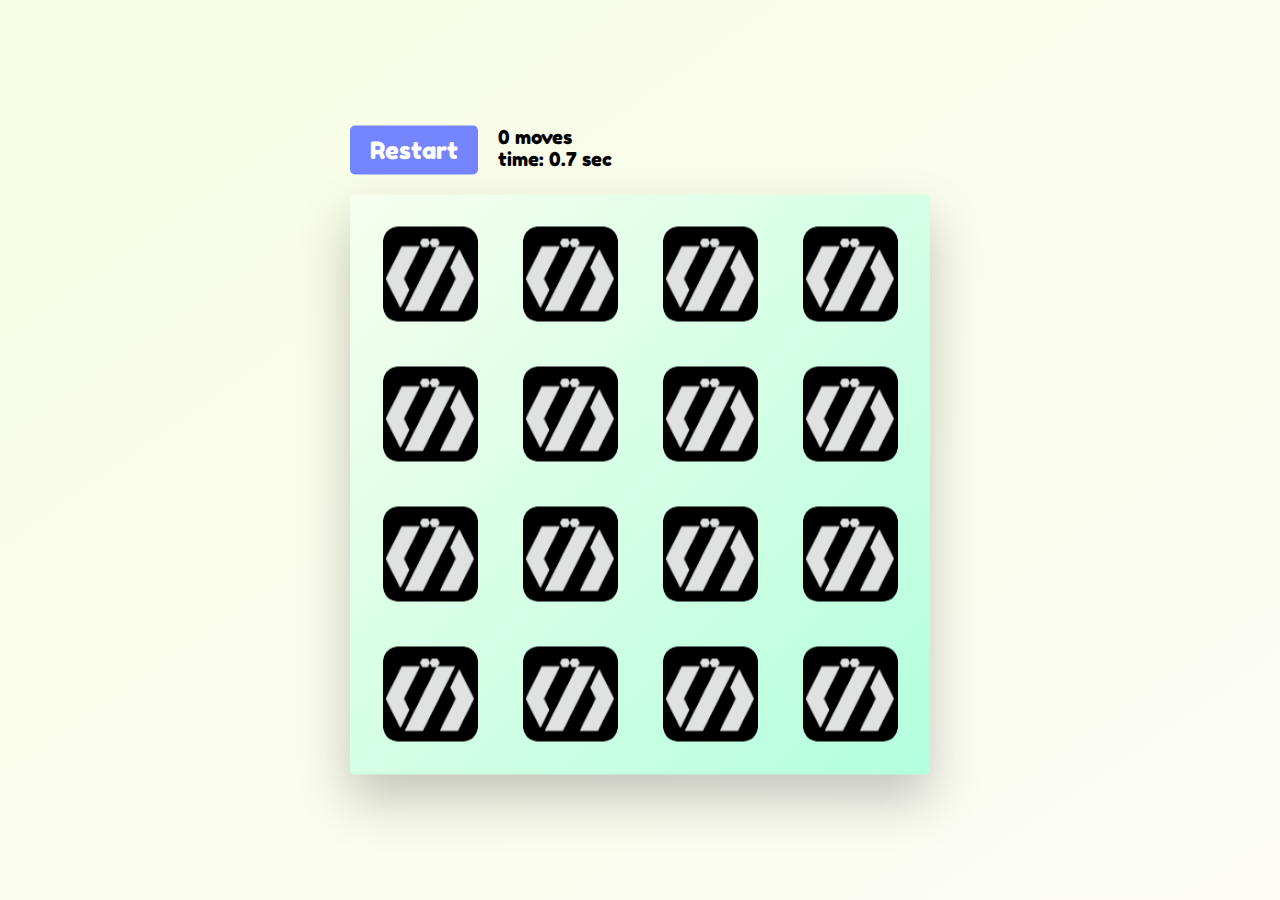
<file: card/index.html>
<!DOCTYPE html>
<html lang="en">
    <head>
        <meta charset="UTF-8">
        <meta http-equiv="X-UA-Compatible" content="IE=edge">
        <meta name="viewport" content="width=device-width, initial-scale=1.0">
        <title> SyFu Memory Game!!</title>

        <link rel="stylesheet" href="assets/styles.css" />
        <script src="assets/game.js" defer></script>
    </head>
    <body>
        <div class="game">
            <div class="controls">
                <button>Restart</button>
                <div class="stats">
                    <div class="moves">0 moves</div>
                    <div class="timer">time: 0 sec</div>
                </div>
            </div>
            <div class="board-container">
                <div class="board" data-dimension="4"></div>
                <div class="win">NFT PRESALE starts at Sep 8 12:00 UTC!</div>
            </div>
        </div>
    </body>
</html>
</file>
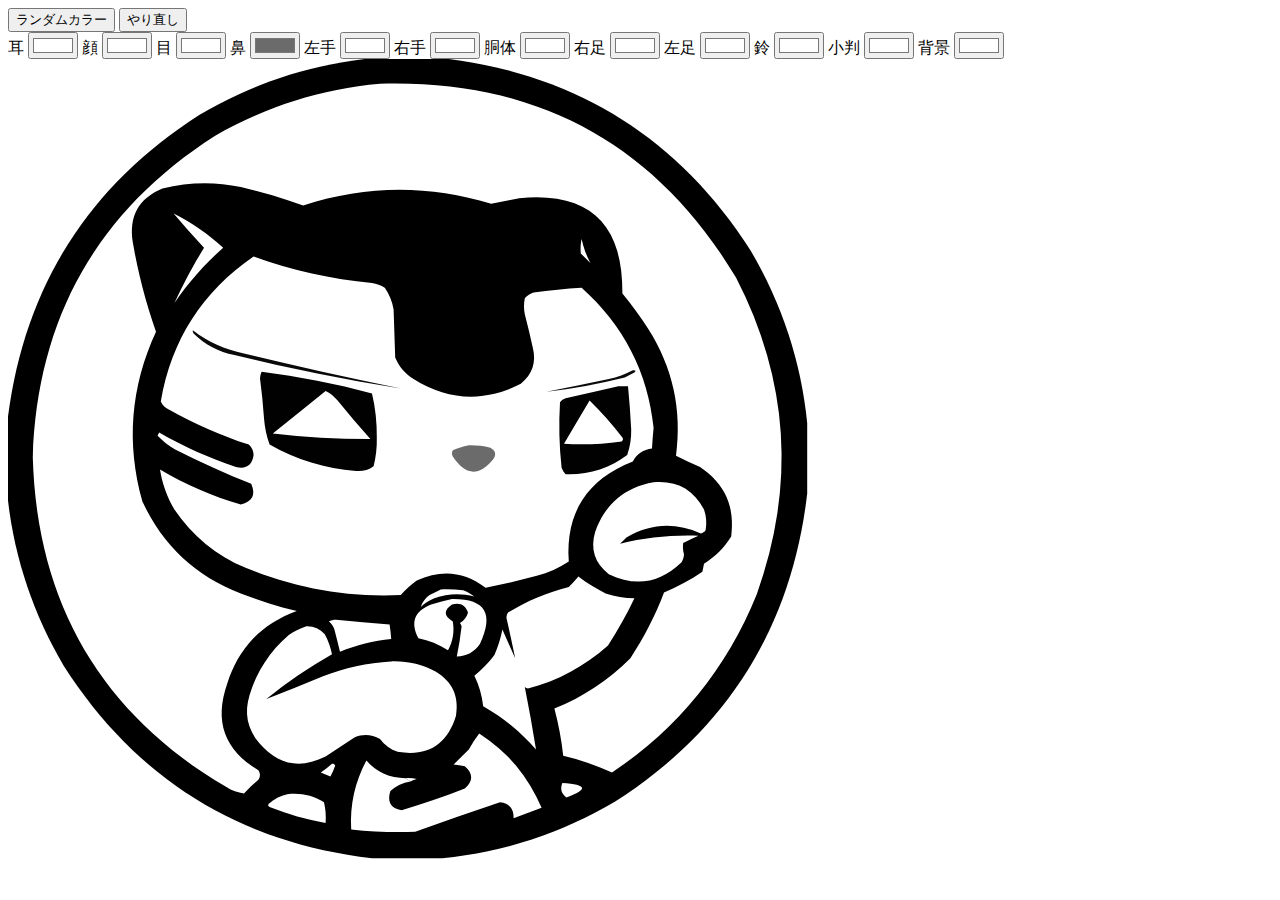
<file: color/index.html>
<!DOCTYPE html>
<html lang=ja><head><title>SyFu MANEKINEKO Logo 塗り絵</title>
    <section>
        <input type="button" value="ランダムカラー" onclick="click1()" />
        <input type="button" value="やり直し" onclick="click2()" />
    </section>
    <section>
    <form id="Color">
    <label>耳
        <input id="p01" type="color" value="#ffffff">
    </label>
    <label>顔
        <input id="p02" type="color" value="#ffffff">
    </label>
    <label>目
        <input id="p03" type="color" value="#ffffff">
    </label>
    <label>鼻
        <input id="p04" type="color" value="#6b6b6b">
    </label>
    <label>左手
        <input id="p05" type="color" value="#ffffff">
    </label>
    <label>右手
        <input id="p06" type="color" value="#ffffff">
    </label>
    <label>胴体
        <input id="p07" type="color" value="#ffffff">
    </label>
    <label>右足 
        <input id="p08" type="color" value="#ffffff">
    </label>
    <label>左足
        <input id="p09" type="color" value="#ffffff">
    </label>
    <label>鈴
        <input id="p10" type="color" value="#ffffff">
    </label>
    <label>小判
        <input id="p11" type="color" value="#ffffff">
    </label>
    <label>背景
        <input id="p12" type="color" value="#ffffff">
    </label>
    
</section>
<script>
function nurie(){
var d = document;
var p01 = d.getElementById("p01").value;
var p02 = d.getElementById("p02").value;
var p03 = d.getElementById("p03").value;
var p04 = d.getElementById("p04").value;
var p05 = d.getElementById("p05").value;
var p06 = d.getElementById("p06").value;
var p07 = d.getElementById("p07").value;
var p08 = d.getElementById("p08").value;
var p09 = d.getElementById("p09").value;
var p10 = d.getElementById("p10").value;
var p11 = d.getElementById("p11").value;
var p12 = d.getElementById("p12").value;

var svg = '<?xml version="1.0" encoding="UTF-8" standalone="no"?>\n' +
'<svg xmlns="http://www.w3.org/2000/svg" version="1.1" width="500px" height="500px" style="shape-rendering:geometricPrecision; text-rendering:geometricPrecision; image-rendering:optimizeQuality; fill-rule:evenodd; clip-rule:evenodd" xmlns:xlink="http://www.w3.org/1999/xlink">\n' +
'<g><path style="opacity:1" fill="#000000" d="M 227.5,-0.5 C 242.167,-0.5 256.833,-0.5 271.5,-0.5C 354.8,9.21286 418.966,49.2129 464,119.5C 483.779,153.002 495.612,189.002 499.5,227.5C 499.5,242.167 499.5,256.833 499.5,271.5C 489.787,354.8 449.787,418.966 379.5,464C 345.998,483.779 309.998,495.612 271.5,499.5C 256.833,499.5 242.167,499.5 227.5,499.5C 144.2,489.787 80.0338,449.787 35,379.5C 15.221,345.998 3.38767,309.998 -0.5,271.5C -0.5,256.833 -0.5,242.167 -0.5,227.5C 9.21286,144.2 49.2129,80.0338 119.5,35C 153.002,15.221 189.002,3.38767 227.5,-0.5 Z"/></g>\n' +
'<g><path style="opacity:1" fill="'+p12+'" d="M 232.5,15.5 C 330.678,12.6567 404.845,52.99 455,136.5C 488.093,200.576 492.427,266.576 468,334.5C 449.209,380.952 419.042,418.119 377.5,446C 367.808,441.546 357.641,438.046 347,435.5C 345.93,425.487 344.097,415.654 341.5,406C 359.485,398.671 375.318,388.171 389,374.5C 397.506,361.683 404.506,348.016 410,333.5C 418.447,329.944 426.447,325.611 434,320.5C 434.333,318.833 434.667,317.167 435,315.5C 442,311.167 447.667,305.5 452,298.5C 454.561,279.821 448.061,265.321 432.5,255C 427.281,252.887 422.281,250.554 417.5,248C 421.382,219.417 415.549,192.917 400,168.5C 395.156,160.812 389.823,153.479 384,146.5C 384.461,102.622 362.961,82.789 319.5,87C 313.649,88.0878 307.816,89.2545 302,90.5C 262.764,78.3863 223.597,78.7196 184.5,91.5C 171.724,86.9643 158.724,83.131 145.5,80C 129.071,76.4792 112.738,76.8126 96.5,81C 81.6608,87.1647 75.4941,98.3314 78,114.5C 81.2687,133.575 86.1021,152.242 92.5,170.5C 76.6284,204.868 73.795,240.201 84,276.5C 96.7424,303.907 117.242,323.074 145.5,334C 156.9,338.467 168.567,342.133 180.5,345C 158.532,352.969 144.032,368.135 137,390.5C 128.755,413.937 135.255,431.937 156.5,444.5C 157.833,446.5 157.833,448.5 156.5,450.5C 153.349,453.15 150.349,455.984 147.5,459C 143.619,458.573 139.953,457.24 136.5,455C 58.4339,408.915 18.1005,340.249 15.5,249C 18.3199,161.658 56.3199,94.6585 129.5,48C 161.543,29.5787 195.876,18.7454 232.5,15.5 Z"/></g>\n' +
'<g><path style="opacity:1" fill="'+p01+'" d="M 103.5,96.5 C 114.881,102.188 125.214,109.354 134.5,118C 122.869,128.292 112.703,139.792 104,152.5C 109.447,140.782 115.614,129.282 122.5,118C 115.936,110.942 109.603,103.776 103.5,96.5 Z"/></g>\n' +
'<g><path style="opacity:1" fill="'+p01+'" d="M 358.5,112.5 C 359.655,117.839 361.488,122.839 364,127.5C 362,125.5 360,123.5 358,121.5C 357.699,118.493 357.865,115.493 358.5,112.5 Z"/></g>\n' +
'<g><path style="opacity:1" fill="'+p02+'" d="M 153.5,123.5 C 177.431,132.149 202.098,137.649 227.5,140C 230.376,140.438 233.043,141.438 235.5,143C 238.3,147.058 240.134,151.558 241,156.5C 241.333,166.5 241.667,176.5 242,186.5C 244.365,192.202 248.199,196.702 253.5,200C 275.318,213.689 297.651,214.689 320.5,203C 327.779,197.164 330.279,189.664 328,180.5C 326.491,173.464 324.824,166.464 323,159.5C 322.333,156.167 322.333,152.833 323,149.5C 324.579,147.959 326.413,146.792 328.5,146C 338.501,144.576 348.501,143.576 358.5,143C 384.904,166.649 399.904,195.815 403.5,230.5C 403.071,234.831 402.738,239.165 402.5,243.5C 397.113,244.186 393.113,246.853 390.5,251.5C 361.841,262.676 348.507,283.509 350.5,314C 344.396,318.048 337.729,321.048 330.5,323C 319.893,325.819 309.226,328.319 298.5,330.5C 285.153,320.33 270.82,318.83 255.5,326C 251.868,328.63 248.535,331.63 245.5,335C 211.887,336.565 179.553,330.898 148.5,318C 130.029,310.189 115.195,298.022 104,281.5C 99.3831,273.642 96.3831,265.309 95,256.5C 110.92,265.865 127.753,273.198 145.5,278.5C 152.827,276.687 154.994,272.353 152,265.5C 135.916,259.044 120.082,251.877 104.5,244C 100.357,241.679 96.6899,238.845 93.5,235.5C 93.8333,234.833 94.1667,234.167 94.5,233.5C 109.755,242.308 125.755,249.475 142.5,255C 148.926,256.459 152.592,253.959 153.5,247.5C 153.444,244.889 152.444,242.722 150.5,241C 133.099,235.299 116.432,227.965 100.5,219C 98.1539,217.987 96.4872,216.321 95.5,214C 102.238,175.491 121.572,145.325 153.5,123.5 Z"/></g>\n' +
'<g><path style="opacity:1" fill="#090909" d="M 115.5,169.5 C 124.958,176.724 135.624,181.557 147.5,184C 180.052,191.844 212.719,199.177 245.5,206C 210.608,200.421 175.941,193.421 141.5,185C 131.632,182.984 123.132,178.484 116,171.5C 115.536,170.906 115.369,170.239 115.5,169.5 Z"/></g>\n' +
'<g><path style="opacity:1" fill="#010101" d="M 158.5,195.5 C 181.783,198.523 204.783,203.023 227.5,209C 229.606,217.989 230.606,227.156 230.5,236.5C 230.663,242.617 229.997,248.617 228.5,254.5C 225.247,256.861 221.58,257.861 217.5,257.5C 198.221,256.016 180.221,250.516 163.5,241C 161.598,235.717 160.432,230.217 160,224.5C 159.431,216.139 158.597,207.805 157.5,199.5C 157.623,198.075 157.957,196.742 158.5,195.5 Z"/></g>\n' +
'<g><path style="opacity:1" fill="#0b0b0b" d="M 390.5,194.5 C 392.379,194.393 392.712,194.893 391.5,196C 389.5,197 387.5,198 385.5,199C 369.302,203.041 352.968,206.041 336.5,208C 349.527,205.461 362.527,202.795 375.5,200C 380.857,198.829 385.857,196.996 390.5,194.5 Z"/></g>\n' +
'<g><path style="opacity:1" fill="#010101" d="M 381.5,204.5 C 383.5,204.5 385.5,204.5 387.5,204.5C 388.373,213.467 389.04,222.467 389.5,231.5C 389.637,237.009 388.804,242.343 387,247.5C 375.557,256.037 362.724,260.037 348.5,259.5C 347.416,258.335 346.583,257.002 346,255.5C 344.496,241.867 344.163,228.2 345,214.5C 345.903,213.299 347.069,212.465 348.5,212C 359.645,209.541 370.645,207.041 381.5,204.5 Z"/></g>\n' +
'<g><path style="opacity:1" fill="'+p03+'" d="M 198.5,207.5 C 201.394,208.882 203.894,210.882 206,213.5C 212.646,221.647 219.479,229.647 226.5,237.5C 206.142,237.537 185.809,236.371 165.5,234C 176.57,225.147 187.57,216.314 198.5,207.5 Z"/></g>\n' +
'<g><path style="opacity:1" fill="'+p03+'" d="M 363.5,213.5 C 370.785,220.718 377.619,228.384 384,236.5C 384.617,237.449 384.451,238.282 383.5,239C 371.517,240.722 359.517,241.222 347.5,240.5C 352.861,231.483 358.194,222.483 363.5,213.5 Z"/></g>\n' +
'<g><path style="opacity:1" fill="'+p04+'" d="M 287.5,241.5 C 292.232,241.378 296.898,241.878 301.5,243C 304.887,244.936 305.387,247.436 303,250.5C 294.156,261.049 285.823,260.383 278,248.5C 277.333,247.167 277.333,245.833 278,244.5C 281.134,243.091 284.301,242.091 287.5,241.5 Z"/></g>\n' +
'<g><path style="opacity:1" fill="'+p05+'" d="M 403.5,264.5 C 417.889,263.273 428.389,268.94 435,281.5C 436.457,285.741 436.791,290.074 436,294.5C 435.261,295.574 434.261,296.241 433,296.5C 417.052,289.349 401.552,290.182 386.5,299C 385.167,300.333 383.833,301.667 382.5,303C 398.52,299.08 414.853,297.413 431.5,298C 428.316,299.504 425.149,301.004 422,302.5C 421.661,304.834 421.828,307.168 422.5,309.5C 422.423,311.299 421.923,312.966 421,314.5C 407.418,327.57 392.251,330.07 375.5,322C 366.654,315.111 363.821,306.278 367,295.5C 373.28,278.041 385.447,267.708 403.5,264.5 Z"/></g>\n' +
'<g><path style="opacity:1" fill="'+p07+'" d="M 356.5,323.5 C 361.734,327.541 367.401,331.041 373.5,334C 379.34,335.895 385.34,336.895 391.5,337C 386.634,347.237 381.134,357.071 375,366.5C 360.527,379.406 343.86,388.406 325,393.5C 324.228,393.355 323.561,393.022 323,392.5C 325.595,405.472 327.928,418.472 330,431.5C 320.47,420.586 309.47,411.586 297,404.5C 296.237,397.848 294.404,391.514 291.5,385.5C 296.158,381.675 300.324,377.342 304,372.5C 306.27,367.356 307.937,362.022 309,356.5C 311.667,362.5 314.333,368.5 317,374.5C 315.268,366.063 313.435,357.563 311.5,349C 311.585,347.893 311.919,346.893 312.5,346C 324.329,338.722 336.996,333.389 350.5,330C 352.706,327.963 354.706,325.797 356.5,323.5 Z"/></g>\n' +
'<g><path style="opacity:1" fill="'+p10+'" d="M 270.5,331.5 C 275.179,331.334 279.845,331.501 284.5,332C 287.071,332.901 289.404,334.234 291.5,336C 283.115,333.669 274.781,334.002 266.5,337C 263.241,338.211 260.408,340.044 258,342.5C 258.893,339.564 260.726,337.064 263.5,335C 265.925,333.787 268.259,332.621 270.5,331.5 Z"/></g>\n' +
'<g><path style="opacity:1" fill="'+p10+'" d="M 277.5,337.5 C 298.191,337.186 304.025,346.519 295,365.5C 291.515,370.658 286.682,373.325 280.5,373.5C 281.799,367.211 282.799,360.877 283.5,354.5C 283.167,353.833 282.833,353.167 282.5,352.5C 285.075,351.085 286.742,348.918 287.5,346C 285.848,341.174 282.515,339.507 277.5,341C 272.151,344.66 272.318,348.16 278,351.5C 279.097,357.895 278.097,363.895 275,369.5C 269.32,365.828 263.153,363.328 256.5,362C 251.352,352.116 254.019,345.116 264.5,341C 268.919,339.648 273.252,338.481 277.5,337.5 Z"/></g>\n' +
'<g><path style="opacity:1" fill="'+p07+'" d="M 200.5,351.5 C 201.793,350.842 203.293,350.508 205,350.5C 216.161,351.638 227.328,352.638 238.5,353.5C 238.963,356.482 239.296,359.482 239.5,362.5C 228.437,363.599 217.77,366.266 207.5,370.5C 206.397,365.82 205.23,361.153 204,356.5C 203.303,354.416 202.136,352.749 200.5,351.5 Z"/></g>\n' +
'<g><path style="opacity:1" fill="'+p06+'" d="M 186.5,354.5 C 191.102,354.384 194.935,356.051 198,359.5C 200.104,363.482 201.604,367.648 202.5,372C 188.011,380.161 174.344,389.494 161.5,400C 173.122,395.563 184.789,390.896 196.5,386C 210.33,380.459 224.663,377.292 239.5,376.5C 249.423,376.184 258.757,378.351 267.5,383C 277.828,389.303 281.995,398.47 280,410.5C 274.511,428.631 262.344,436.131 243.5,433C 239.015,431.523 235.349,428.857 232.5,425C 227.349,422.095 222.015,421.762 216.5,424C 210.5,428 204.5,432 198.5,436C 182.462,443.989 168.629,441.155 157,427.5C 149.534,418.702 147.534,408.702 151,397.5C 155.565,382.61 163.732,370.11 175.5,360C 178.99,357.588 182.657,355.755 186.5,354.5 Z"/></g>\n' +
'<g><path style="opacity:1" fill="'+p11+'" d="M 248.5,449.5 C 249.5,450.167 250.5,450.833 251.5,451.5C 246.711,452.26 242.544,454.26 239,457.5C 236.823,464.293 239.156,468.293 246,469.5C 259.358,465.603 272.525,461.103 285.5,456C 290.833,451.333 290.833,446.667 285.5,442C 283.167,441.667 280.833,441.333 278.5,441C 281.667,437.833 284.833,434.667 288,431.5C 289.931,427.96 292.098,424.626 294.5,421.5C 312.305,432.926 325.305,448.426 333.5,468C 327.65,470.172 321.817,472.338 316,474.5C 316.172,468.511 313.339,465.178 307.5,464.5C 289.743,470.364 272.076,476.53 254.5,483C 241.132,483.497 227.799,482.997 214.5,481.5C 213.647,466.261 216.814,451.927 224,438.5C 230.516,445.841 238.683,449.508 248.5,449.5 Z"/></g>\n' +
'<g><path style="opacity:1" fill="'+p07+'" d="M 202.5,440.5 C 203.376,440.369 204.043,440.702 204.5,441.5C 203.692,443.925 202.692,446.258 201.5,448.5C 199.459,447.764 197.459,446.931 195.5,446C 198.02,444.303 200.353,442.47 202.5,440.5 Z"/></g>\n' +
'<g><path style="opacity:1" fill="'+p11+'" d="M 248.5,449.5 C 250.857,449.337 253.19,449.503 255.5,450C 254.099,450.41 252.766,450.91 251.5,451.5C 250.5,450.833 249.5,450.167 248.5,449.5 Z"/></g>\n' +
'<g><path style="opacity:1" fill="'+p09+'" d="M 346.5,452.5 C 361.986,453.517 362.82,456.517 349,461.5C 345.796,459.107 344.962,456.107 346.5,452.5 Z"/></g>\n' +
'<g><path style="opacity:1" fill="'+p08+'" d="M 174.5,459.5 C 182.756,458.493 190.422,460.159 197.5,464.5C 198.492,468.783 198.826,473.116 198.5,477.5C 186.499,475.389 174.833,472.056 163.5,467.5C 162.479,466.998 162.312,466.332 163,465.5C 166.372,462.444 170.206,460.444 174.5,459.5 Z"/></g>\n' +
'</svg>\n';

    var img = new Image();
    img.onload = function() {
        var ctx = document.getElementById("canvas").getContext("2d");
        //canvas のレスポンシブ対応
        var scale = d.getElementById("canvas").width / img.width;
        ctx.setTransform(scale, 0, 0, scale, 0, 0);
        ctx.drawImage(img, 0, 0);
    };
    img.src = "data:image/svg+xml;base64," + btoa(svg);

};

function randomColor(){
var d = document;
d.getElementById("p01").setAttribute("value",'#' + Math.random().toString(16).slice(-6));
d.getElementById("p02").setAttribute("value",'#' + Math.random().toString(16).slice(-6));
d.getElementById("p03").setAttribute("value",'#' + Math.random().toString(16).slice(-6));
d.getElementById("p04").setAttribute("value",'#' + Math.random().toString(16).slice(-6));
d.getElementById("p05").setAttribute("value",'#' + Math.random().toString(16).slice(-6));
d.getElementById("p06").setAttribute("value",'#' + Math.random().toString(16).slice(-6));
d.getElementById("p07").setAttribute("value",'#' + Math.random().toString(16).slice(-6));
d.getElementById("p08").setAttribute("value",'#' + Math.random().toString(16).slice(-6));
d.getElementById("p09").setAttribute("value",'#' + Math.random().toString(16).slice(-6));
d.getElementById("p10").setAttribute("value",'#' + Math.random().toString(16).slice(-6));
d.getElementById("p11").setAttribute("value",'#' + Math.random().toString(16).slice(-6));
d.getElementById("p12").setAttribute("value",'#' + Math.random().toString(16).slice(-6));
}

function initColor(){
var d = document;
var svg = '<?xml version="1.0" encoding="UTF-8" standalone="no"?>\n' +
'<svg xmlns="http://www.w3.org/2000/svg" version="1.1" width="500px" height="500px" style="shape-rendering:geometricPrecision; text-rendering:geometricPrecision; image-rendering:optimizeQuality; fill-rule:evenodd; clip-rule:evenodd" xmlns:xlink="http://www.w3.org/1999/xlink">\n' +
'<g><path style="opacity:1" fill="#000000" d="M 227.5,-0.5 C 242.167,-0.5 256.833,-0.5 271.5,-0.5C 354.8,9.21286 418.966,49.2129 464,119.5C 483.779,153.002 495.612,189.002 499.5,227.5C 499.5,242.167 499.5,256.833 499.5,271.5C 489.787,354.8 449.787,418.966 379.5,464C 345.998,483.779 309.998,495.612 271.5,499.5C 256.833,499.5 242.167,499.5 227.5,499.5C 144.2,489.787 80.0338,449.787 35,379.5C 15.221,345.998 3.38767,309.998 -0.5,271.5C -0.5,256.833 -0.5,242.167 -0.5,227.5C 9.21286,144.2 49.2129,80.0338 119.5,35C 153.002,15.221 189.002,3.38767 227.5,-0.5 Z"/></g>\n' +
'<g><path style="opacity:1" fill="#ffffff" d="M 232.5,15.5 C 330.678,12.6567 404.845,52.99 455,136.5C 488.093,200.576 492.427,266.576 468,334.5C 449.209,380.952 419.042,418.119 377.5,446C 367.808,441.546 357.641,438.046 347,435.5C 345.93,425.487 344.097,415.654 341.5,406C 359.485,398.671 375.318,388.171 389,374.5C 397.506,361.683 404.506,348.016 410,333.5C 418.447,329.944 426.447,325.611 434,320.5C 434.333,318.833 434.667,317.167 435,315.5C 442,311.167 447.667,305.5 452,298.5C 454.561,279.821 448.061,265.321 432.5,255C 427.281,252.887 422.281,250.554 417.5,248C 421.382,219.417 415.549,192.917 400,168.5C 395.156,160.812 389.823,153.479 384,146.5C 384.461,102.622 362.961,82.789 319.5,87C 313.649,88.0878 307.816,89.2545 302,90.5C 262.764,78.3863 223.597,78.7196 184.5,91.5C 171.724,86.9643 158.724,83.131 145.5,80C 129.071,76.4792 112.738,76.8126 96.5,81C 81.6608,87.1647 75.4941,98.3314 78,114.5C 81.2687,133.575 86.1021,152.242 92.5,170.5C 76.6284,204.868 73.795,240.201 84,276.5C 96.7424,303.907 117.242,323.074 145.5,334C 156.9,338.467 168.567,342.133 180.5,345C 158.532,352.969 144.032,368.135 137,390.5C 128.755,413.937 135.255,431.937 156.5,444.5C 157.833,446.5 157.833,448.5 156.5,450.5C 153.349,453.15 150.349,455.984 147.5,459C 143.619,458.573 139.953,457.24 136.5,455C 58.4339,408.915 18.1005,340.249 15.5,249C 18.3199,161.658 56.3199,94.6585 129.5,48C 161.543,29.5787 195.876,18.7454 232.5,15.5 Z"/></g>\n' +
'<g><path style="opacity:1" fill="#ffffff" d="M 103.5,96.5 C 114.881,102.188 125.214,109.354 134.5,118C 122.869,128.292 112.703,139.792 104,152.5C 109.447,140.782 115.614,129.282 122.5,118C 115.936,110.942 109.603,103.776 103.5,96.5 Z"/></g>\n' +
'<g><path style="opacity:1" fill="#ffffff"  d="M 358.5,112.5 C 359.655,117.839 361.488,122.839 364,127.5C 362,125.5 360,123.5 358,121.5C 357.699,118.493 357.865,115.493 358.5,112.5 Z"/></g>\n' +
'<g><path style="opacity:1" fill="#ffffff"  d="M 153.5,123.5 C 177.431,132.149 202.098,137.649 227.5,140C 230.376,140.438 233.043,141.438 235.5,143C 238.3,147.058 240.134,151.558 241,156.5C 241.333,166.5 241.667,176.5 242,186.5C 244.365,192.202 248.199,196.702 253.5,200C 275.318,213.689 297.651,214.689 320.5,203C 327.779,197.164 330.279,189.664 328,180.5C 326.491,173.464 324.824,166.464 323,159.5C 322.333,156.167 322.333,152.833 323,149.5C 324.579,147.959 326.413,146.792 328.5,146C 338.501,144.576 348.501,143.576 358.5,143C 384.904,166.649 399.904,195.815 403.5,230.5C 403.071,234.831 402.738,239.165 402.5,243.5C 397.113,244.186 393.113,246.853 390.5,251.5C 361.841,262.676 348.507,283.509 350.5,314C 344.396,318.048 337.729,321.048 330.5,323C 319.893,325.819 309.226,328.319 298.5,330.5C 285.153,320.33 270.82,318.83 255.5,326C 251.868,328.63 248.535,331.63 245.5,335C 211.887,336.565 179.553,330.898 148.5,318C 130.029,310.189 115.195,298.022 104,281.5C 99.3831,273.642 96.3831,265.309 95,256.5C 110.92,265.865 127.753,273.198 145.5,278.5C 152.827,276.687 154.994,272.353 152,265.5C 135.916,259.044 120.082,251.877 104.5,244C 100.357,241.679 96.6899,238.845 93.5,235.5C 93.8333,234.833 94.1667,234.167 94.5,233.5C 109.755,242.308 125.755,249.475 142.5,255C 148.926,256.459 152.592,253.959 153.5,247.5C 153.444,244.889 152.444,242.722 150.5,241C 133.099,235.299 116.432,227.965 100.5,219C 98.1539,217.987 96.4872,216.321 95.5,214C 102.238,175.491 121.572,145.325 153.5,123.5 Z"/></g>\n' +
'<g><path style="opacity:1" fill="#090909" d="M 115.5,169.5 C 124.958,176.724 135.624,181.557 147.5,184C 180.052,191.844 212.719,199.177 245.5,206C 210.608,200.421 175.941,193.421 141.5,185C 131.632,182.984 123.132,178.484 116,171.5C 115.536,170.906 115.369,170.239 115.5,169.5 Z"/></g>\n' +
'<g><path style="opacity:1" fill="#010101" d="M 158.5,195.5 C 181.783,198.523 204.783,203.023 227.5,209C 229.606,217.989 230.606,227.156 230.5,236.5C 230.663,242.617 229.997,248.617 228.5,254.5C 225.247,256.861 221.58,257.861 217.5,257.5C 198.221,256.016 180.221,250.516 163.5,241C 161.598,235.717 160.432,230.217 160,224.5C 159.431,216.139 158.597,207.805 157.5,199.5C 157.623,198.075 157.957,196.742 158.5,195.5 Z"/></g>\n' +
'<g><path style="opacity:1" fill="#0b0b0b" d="M 390.5,194.5 C 392.379,194.393 392.712,194.893 391.5,196C 389.5,197 387.5,198 385.5,199C 369.302,203.041 352.968,206.041 336.5,208C 349.527,205.461 362.527,202.795 375.5,200C 380.857,198.829 385.857,196.996 390.5,194.5 Z"/></g>\n' +
'<g><path style="opacity:1" fill="#010101" d="M 381.5,204.5 C 383.5,204.5 385.5,204.5 387.5,204.5C 388.373,213.467 389.04,222.467 389.5,231.5C 389.637,237.009 388.804,242.343 387,247.5C 375.557,256.037 362.724,260.037 348.5,259.5C 347.416,258.335 346.583,257.002 346,255.5C 344.496,241.867 344.163,228.2 345,214.5C 345.903,213.299 347.069,212.465 348.5,212C 359.645,209.541 370.645,207.041 381.5,204.5 Z"/></g>\n' +
'<g><path style="opacity:1" fill="#ffffff"  d="M 198.5,207.5 C 201.394,208.882 203.894,210.882 206,213.5C 212.646,221.647 219.479,229.647 226.5,237.5C 206.142,237.537 185.809,236.371 165.5,234C 176.57,225.147 187.57,216.314 198.5,207.5 Z"/></g>\n' +
'<g><path style="opacity:1" fill="#ffffff"  d="M 363.5,213.5 C 370.785,220.718 377.619,228.384 384,236.5C 384.617,237.449 384.451,238.282 383.5,239C 371.517,240.722 359.517,241.222 347.5,240.5C 352.861,231.483 358.194,222.483 363.5,213.5 Z"/></g>\n' +
'<g><path style="opacity:1" fill="#6b6b6b" d="M 287.5,241.5 C 292.232,241.378 296.898,241.878 301.5,243C 304.887,244.936 305.387,247.436 303,250.5C 294.156,261.049 285.823,260.383 278,248.5C 277.333,247.167 277.333,245.833 278,244.5C 281.134,243.091 284.301,242.091 287.5,241.5 Z"/></g>\n' +
'<g><path style="opacity:1" fill="#ffffff"  d="M 403.5,264.5 C 417.889,263.273 428.389,268.94 435,281.5C 436.457,285.741 436.791,290.074 436,294.5C 435.261,295.574 434.261,296.241 433,296.5C 417.052,289.349 401.552,290.182 386.5,299C 385.167,300.333 383.833,301.667 382.5,303C 398.52,299.08 414.853,297.413 431.5,298C 428.316,299.504 425.149,301.004 422,302.5C 421.661,304.834 421.828,307.168 422.5,309.5C 422.423,311.299 421.923,312.966 421,314.5C 407.418,327.57 392.251,330.07 375.5,322C 366.654,315.111 363.821,306.278 367,295.5C 373.28,278.041 385.447,267.708 403.5,264.5 Z"/></g>\n' +
'<g><path style="opacity:1" fill="#ffffff"  d="M 356.5,323.5 C 361.734,327.541 367.401,331.041 373.5,334C 379.34,335.895 385.34,336.895 391.5,337C 386.634,347.237 381.134,357.071 375,366.5C 360.527,379.406 343.86,388.406 325,393.5C 324.228,393.355 323.561,393.022 323,392.5C 325.595,405.472 327.928,418.472 330,431.5C 320.47,420.586 309.47,411.586 297,404.5C 296.237,397.848 294.404,391.514 291.5,385.5C 296.158,381.675 300.324,377.342 304,372.5C 306.27,367.356 307.937,362.022 309,356.5C 311.667,362.5 314.333,368.5 317,374.5C 315.268,366.063 313.435,357.563 311.5,349C 311.585,347.893 311.919,346.893 312.5,346C 324.329,338.722 336.996,333.389 350.5,330C 352.706,327.963 354.706,325.797 356.5,323.5 Z"/></g>\n' +
'<g><path style="opacity:1" fill="#ffffff"  d="M 270.5,331.5 C 275.179,331.334 279.845,331.501 284.5,332C 287.071,332.901 289.404,334.234 291.5,336C 283.115,333.669 274.781,334.002 266.5,337C 263.241,338.211 260.408,340.044 258,342.5C 258.893,339.564 260.726,337.064 263.5,335C 265.925,333.787 268.259,332.621 270.5,331.5 Z"/></g>\n' +
'<g><path style="opacity:1" fill="#ffffff"  d="M 277.5,337.5 C 298.191,337.186 304.025,346.519 295,365.5C 291.515,370.658 286.682,373.325 280.5,373.5C 281.799,367.211 282.799,360.877 283.5,354.5C 283.167,353.833 282.833,353.167 282.5,352.5C 285.075,351.085 286.742,348.918 287.5,346C 285.848,341.174 282.515,339.507 277.5,341C 272.151,344.66 272.318,348.16 278,351.5C 279.097,357.895 278.097,363.895 275,369.5C 269.32,365.828 263.153,363.328 256.5,362C 251.352,352.116 254.019,345.116 264.5,341C 268.919,339.648 273.252,338.481 277.5,337.5 Z"/></g>\n' +
'<g><path style="opacity:1" fill="#ffffff"  d="M 200.5,351.5 C 201.793,350.842 203.293,350.508 205,350.5C 216.161,351.638 227.328,352.638 238.5,353.5C 238.963,356.482 239.296,359.482 239.5,362.5C 228.437,363.599 217.77,366.266 207.5,370.5C 206.397,365.82 205.23,361.153 204,356.5C 203.303,354.416 202.136,352.749 200.5,351.5 Z"/></g>\n' +
'<g><path style="opacity:1" fill="#ffffff"  d="M 186.5,354.5 C 191.102,354.384 194.935,356.051 198,359.5C 200.104,363.482 201.604,367.648 202.5,372C 188.011,380.161 174.344,389.494 161.5,400C 173.122,395.563 184.789,390.896 196.5,386C 210.33,380.459 224.663,377.292 239.5,376.5C 249.423,376.184 258.757,378.351 267.5,383C 277.828,389.303 281.995,398.47 280,410.5C 274.511,428.631 262.344,436.131 243.5,433C 239.015,431.523 235.349,428.857 232.5,425C 227.349,422.095 222.015,421.762 216.5,424C 210.5,428 204.5,432 198.5,436C 182.462,443.989 168.629,441.155 157,427.5C 149.534,418.702 147.534,408.702 151,397.5C 155.565,382.61 163.732,370.11 175.5,360C 178.99,357.588 182.657,355.755 186.5,354.5 Z"/></g>\n' +
'<g><path style="opacity:1" fill="#ffffff"  d="M 248.5,449.5 C 249.5,450.167 250.5,450.833 251.5,451.5C 246.711,452.26 242.544,454.26 239,457.5C 236.823,464.293 239.156,468.293 246,469.5C 259.358,465.603 272.525,461.103 285.5,456C 290.833,451.333 290.833,446.667 285.5,442C 283.167,441.667 280.833,441.333 278.5,441C 281.667,437.833 284.833,434.667 288,431.5C 289.931,427.96 292.098,424.626 294.5,421.5C 312.305,432.926 325.305,448.426 333.5,468C 327.65,470.172 321.817,472.338 316,474.5C 316.172,468.511 313.339,465.178 307.5,464.5C 289.743,470.364 272.076,476.53 254.5,483C 241.132,483.497 227.799,482.997 214.5,481.5C 213.647,466.261 216.814,451.927 224,438.5C 230.516,445.841 238.683,449.508 248.5,449.5 Z"/></g>\n' +
'<g><path style="opacity:1" fill="#ffffff"  d="M 202.5,440.5 C 203.376,440.369 204.043,440.702 204.5,441.5C 203.692,443.925 202.692,446.258 201.5,448.5C 199.459,447.764 197.459,446.931 195.5,446C 198.02,444.303 200.353,442.47 202.5,440.5 Z"/></g>\n' +
'<g><path style="opacity:1" fill="#ffffff"  d="M 248.5,449.5 C 250.857,449.337 253.19,449.503 255.5,450C 254.099,450.41 252.766,450.91 251.5,451.5C 250.5,450.833 249.5,450.167 248.5,449.5 Z"/></g>\n' +
'<g><path style="opacity:1" fill="#ffffff"  d="M 346.5,452.5 C 361.986,453.517 362.82,456.517 349,461.5C 345.796,459.107 344.962,456.107 346.5,452.5 Z"/></g>\n' +
'<g><path style="opacity:1" fill="#ffffff"  d="M 174.5,459.5 C 182.756,458.493 190.422,460.159 197.5,464.5C 198.492,468.783 198.826,473.116 198.5,477.5C 186.499,475.389 174.833,472.056 163.5,467.5C 162.479,466.998 162.312,466.332 163,465.5C 166.372,462.444 170.206,460.444 174.5,459.5 Z"/></g>\n' +
'</svg>\n';

d.getElementById("p01").setAttribute("value",'#ffffff');
d.getElementById("p02").setAttribute("value",'#ffffff');
d.getElementById("p03").setAttribute("value",'#ffffff');
d.getElementById("p04").setAttribute("value",'#6b6b6b');
d.getElementById("p05").setAttribute("value",'#ffffff');
d.getElementById("p06").setAttribute("value",'#ffffff');
d.getElementById("p07").setAttribute("value",'#ffffff');
d.getElementById("p08").setAttribute("value",'#ffffff');
d.getElementById("p09").setAttribute("value",'#ffffff');
d.getElementById("p10").setAttribute("value",'#ffffff');
d.getElementById("p11").setAttribute("value",'#ffffff');
d.getElementById("p12").setAttribute("value",'#ffffff');

    var img = new Image();
    img.onload = function() {
        var ctx = document.getElementById("canvas").getContext("2d");
        //canvas のレスポンシブ対応
        var scale = d.getElementById("canvas").width / img.width;
        ctx.setTransform(scale, 0, 0, scale, 0, 0);
        ctx.drawImage(img, 0, 0);
    };
    img.src = "data:image/svg+xml;base64," + btoa(svg);
}

function click1() {
    randomColor();
    nurie();
  }

function click2() {
    initColor();
  }

nurie();
document.getElementById("Color").addEventListener("change", nurie,false)

</script></head><body><canvas id="canvas" width="800" height="800"></canvas></body></html>
</file>
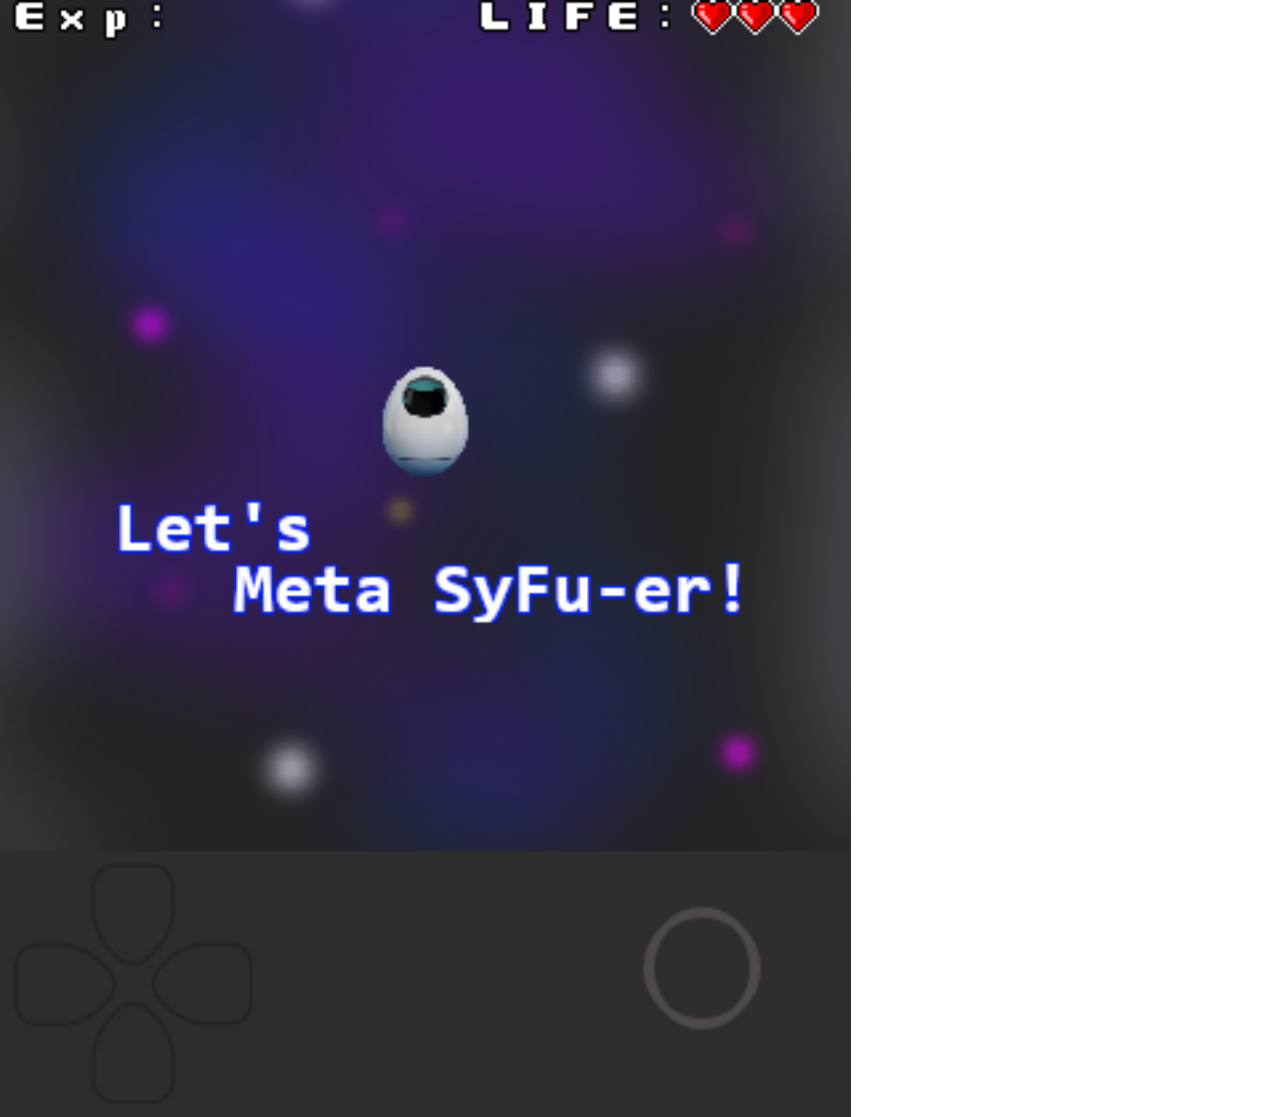
<file: game/gameIndex.html>
<!DOCTYPE html>
<html><head><meta http-equiv="Content-Type" content="text/html; charset=UTF-8">
        
        <!-- 幅をデバイスの画面サイズにしてユーザーに変更できないようにする -->
        <meta name="viewport" content="width=device-width, user-scale=no">
        <!-- ページを全画面で表示（iphone用） -->
        <meta name="apple-mobile-web-app-capable" content="yes">
        <!-- ステータスバーを半透明で表示(iphone用) -->
        <meta name="apple-mobile-web-app-status-bar-style" content="black-translucent">

        <title>Unofficial SyFu Game</title>
        <!-- enchant.jsの読み込み　-->
        <script type="text/javascript" src="./src/enchant.js"></script>
        <!--プラグインの読み込み-->
        <script type="text/javascript" src="./src/ui.enchant.js"></script>
        <script type="text/javascript" src="./src/nineleap.enchant.js"></script>
        <script type="text/javascript" src="./src/memory.enchant.js"></script>
        <!-- ゲームプログラムの読み込み -->
        <script type="text/javascript" src="./src/game.js"></script>

        <!-- body要素のマージンを0にしておく -->
        <style type="text/css">
            body{margin: 0;}
        </style>

    <body><div id="enchant-stage" style="position: absolute; font-size: 12px; text-size-adjust: none; -webkit-tap-highlight-color: rgba(0, 0, 0, 0); width: 851px; height: 1117px;"><div style="position: absolute; overflow: hidden; transform-origin: 0px 0px; width: 320px; height: 420px; transform: scale(2.65952);"><canvas width="320" height="420" style="position: absolute; top: 0px; left: 0px;"></canvas></div><div style="position: absolute; overflow: hidden; transform-origin: 0px 0px; width: 320px; height: 420px; transform: scale(2.65952);"><canvas width="320" height="420" style="position: absolute; top: 0px; left: 0px;"></canvas></div></div>
        
    <!--
       <a href="https://www.vectorstock.com/royalty-free-vector/pixel-art-ring-for-game-development-or-asset-vector-42656240">Vector image by VectorStock / Collaborapix</a> 
    -->
</file>
<file: card/assets/styles.css>
@font-face {
    font-family: Fredoka;
    src: url(./FredokaOne-Regular.ttf);
}

html {
    width: 100%;
    height: 100%;
    background: linear-gradient(325deg,  #fdfdf5 0%,#f7fde3 100%);
    font-family: Fredoka;
}

.game {
    position: absolute;
    top: 50%;
    left: 50%;
    transform: translate(-50%, -50%);
}

.controls {
    display: flex;
    gap: 20px;
    margin-bottom: 20px;
}

button {
    background: #7585ff;
    color: #FFF;
    border-radius: 5px;
    padding: 10px 20px;
    border: 0;
    cursor: pointer;
    font-family: Fredoka;
    font-size: 18pt;
}

.disabled {
    color: #757575;
}

.stats {
    color: #000000;
    font-size: 14pt;
}

.board-container {
    position: relative;
}

.board,
.win {
    border-radius: 5px;
    box-shadow: 0 25px 50px rgb(33 33 33 / 25%);
    background: linear-gradient(135deg,  #f7ffee 0%,#b3ffde 100%);
    transition: transform .6s cubic-bezier(0.4, 0.0, 0.2, 1);
    backface-visibility: hidden;
}

.board {
    padding: 20px;
    display: grid;
    grid-template-columns: repeat(4, auto);
    grid-gap: 20px;
}

.board-container.flipped .board {
    transform: rotateY(180deg) rotateZ(50deg);
}

.board-container.flipped .win {
    transform: rotateY(0) rotateZ(0);
}

.card {
    position: relative;
    width: 120px;
    height: 120px;
    cursor: pointer;
}

.card-front,
.card-back00 {
    position: absolute;
    border-radius: 5px;
    width: 100%;
    height: 100%;
    background: url(../img/120/logo.png) no-repeat 50% 50%;
    transition: transform .6s cubic-bezier(0.4, 0.0, 0.2, 1);
    backface-visibility: hidden;
}

.card-front,
.card-back01 {
    position: absolute;
    border-radius: 5px;
    width: 100%;
    height: 100%;
    background: url(../img/120/logo.png) no-repeat 50% 50%;
    transition: transform .6s cubic-bezier(0.4, 0.0, 0.2, 1);
    backface-visibility: hidden;
}

.card-front,
.card-back02 {
    position: absolute;
    border-radius: 5px;
    width: 100%;
    height: 100%;
    background: url(../img/120/logo.png) no-repeat 50% 50%;
    transition: transform .6s cubic-bezier(0.4, 0.0, 0.2, 1);
    backface-visibility: hidden;
}

.card-front,
.card-back03 {
    position: absolute;
    border-radius: 5px;
    width: 100%;
    height: 100%;
    background: url(../img/120/logo.png) no-repeat 50% 50%;
    transition: transform .6s cubic-bezier(0.4, 0.0, 0.2, 1);
    backface-visibility: hidden;
}

.card-front,
.card-back04 {
    position: absolute;
    border-radius: 5px;
    width: 100%;
    height: 100%;
    background: url(../img/120/logo.png) no-repeat 50% 50%;
    transition: transform .6s cubic-bezier(0.4, 0.0, 0.2, 1);
    backface-visibility: hidden;
}

.card-front,
.card-back05 {
    position: absolute;
    border-radius: 5px;
    width: 100%;
    height: 100%;
    background: url(../img/120/logo.png) no-repeat 50% 50%;
    transition: transform .6s cubic-bezier(0.4, 0.0, 0.2, 1);
    backface-visibility: hidden;
}

.card-front,
.card-back06 {
    position: absolute;
    border-radius: 5px;
    width: 100%;
    height: 100%;
    background: url(../img/120/logo.png) no-repeat 50% 50%;
    transition: transform .6s cubic-bezier(0.4, 0.0, 0.2, 1);
    backface-visibility: hidden;
}

.card-front,
.card-back07 {
    position: absolute;
    border-radius: 5px;
    width: 100%;
    height: 100%;
    background: url(../img/120/logo.png) no-repeat 50% 50%;
    transition: transform .6s cubic-bezier(0.4, 0.0, 0.2, 1);
    backface-visibility: hidden;
}

.card-front,
.card-back08 {
    position: absolute;
    border-radius: 5px;
    width: 100%;
    height: 100%;
    background: url(../img/120/logo.png) no-repeat 50% 50%;
    transition: transform .6s cubic-bezier(0.4, 0.0, 0.2, 1);
    backface-visibility: hidden;
}

.card-front,
.card-back09 {
    position: absolute;
    border-radius: 5px;
    width: 100%;
    height: 100%;
    background: url(../img/120/logo.png) no-repeat 50% 50%;
    transition: transform .6s cubic-bezier(0.4, 0.0, 0.2, 1);
    backface-visibility: hidden;
}

.card-front,
.card-back0a {
    position: absolute;
    border-radius: 5px;
    width: 100%;
    height: 100%;
    background: url(../img/120/logo.png) no-repeat 50% 50%;
    transition: transform .6s cubic-bezier(0.4, 0.0, 0.2, 1);
    backface-visibility: hidden;
}

.card-front,
.card-back0b {
    position: absolute;
    border-radius: 5px;
    width: 100%;
    height: 100%;
    background: url(../img/120/logo.png) no-repeat 50% 50%;
    transition: transform .6s cubic-bezier(0.4, 0.0, 0.2, 1);
    backface-visibility: hidden;
}

.card-front,
.card-back0c {
    position: absolute;
    border-radius: 5px;
    width: 100%;
    height: 100%;
    background: url(../img/120/logo.png) no-repeat 50% 50%;
    transition: transform .6s cubic-bezier(0.4, 0.0, 0.2, 1);
    backface-visibility: hidden;
}

.card-front,
.card-back0d {
    position: absolute;
    border-radius: 5px;
    width: 100%;
    height: 100%;
    background: url(../img/120/logo.png) no-repeat 50% 50%;
    transition: transform .6s cubic-bezier(0.4, 0.0, 0.2, 1);
    backface-visibility: hidden;
}

.card-front,
.card-back0e {
    position: absolute;
    border-radius: 5px;
    width: 100%;
    height: 100%;
    background: url(../img/120/logo.png) no-repeat 50% 50%;
    transition: transform .6s cubic-bezier(0.4, 0.0, 0.2, 1);
    backface-visibility: hidden;
}

.card-front,
.card-back0f {
    position: absolute;
    border-radius: 5px;
    width: 100%;
    height: 100%;
    background: url(../img/120/logo.png) no-repeat 50% 50%;
    transition: transform .6s cubic-bezier(0.4, 0.0, 0.2, 1);
    backface-visibility: hidden;
}

.card-front,
.card-back0g {
    position: absolute;
    border-radius: 5px;
    width: 100%;
    height: 100%;
    background: url(../img/120/logo.png) no-repeat 50% 50%;
    transition: transform .6s cubic-bezier(0.4, 0.0, 0.2, 1);
    backface-visibility: hidden;
}

.card-front,
.card-back0h {
    position: absolute;
    border-radius: 5px;
    width: 100%;
    height: 100%;
    background: url(../img/120/logo.png) no-repeat 50% 50%;
    transition: transform .6s cubic-bezier(0.4, 0.0, 0.2, 1);
    backface-visibility: hidden;
}

.card-front,
.card-backl1 {
    position: absolute;
    border-radius: 5px;
    width: 100%;
    height: 100%;
    background: url(../img/120/logo.png) no-repeat 50% 50%;
    transition: transform .6s cubic-bezier(0.4, 0.0, 0.2, 1);
    backface-visibility: hidden;
}
.card-front,
.card-backl2 {
    position: absolute;
    border-radius: 5px;
    width: 100%;
    height: 100%;
    background: url(../img/120/logo.png) no-repeat 50% 50%;
    transition: transform .6s cubic-bezier(0.4, 0.0, 0.2, 1);
    backface-visibility: hidden;
}.card-front,
.card-backl3 {
    position: absolute;
    border-radius: 5px;
    width: 100%;
    height: 100%;
    background: url(../img/120/logo.png) no-repeat 50% 50%;
    transition: transform .6s cubic-bezier(0.4, 0.0, 0.2, 1);
    backface-visibility: hidden;
}
.card-backl4 {
    position: absolute;
    border-radius: 5px;
    width: 100%;
    height: 100%;
    background: url(../img/120/logo.png) no-repeat 50% 50%;
    transition: transform .6s cubic-bezier(0.4, 0.0, 0.2, 1);
    backface-visibility: hidden;
}
.card-backl5 {
    position: absolute;
    border-radius: 5px;
    width: 100%;
    height: 100%;
    background: url(../img/120/logo.png) no-repeat 50% 50%;
    transition: transform .6s cubic-bezier(0.4, 0.0, 0.2, 1);
    backface-visibility: hidden;
}
.card-back00 {
    transform: rotateY(180deg) rotateZ(50deg);
    font-size: 0pt;
    user-select: none;
    text-align: center;
    line-height: 100px;
    background: #FDF8E6;
    background: url(../img/120/00.png) no-repeat 50% 50%;
}

.card-back01 {
    transform: rotateY(180deg) rotateZ(50deg);
    font-size: 0pt;
    user-select: none;
    text-align: center;
    line-height: 100px;
    background: #FDF8E6;
    background: url(../img/120/01.png) no-repeat 50% 50%;
}

.card-back02 {
    transform: rotateY(180deg) rotateZ(50deg);
    font-size: 0pt;
    user-select: none;
    text-align: center;
    line-height: 100px;
    background: #FDF8E6;
    background: url(../img/120/02.png) no-repeat 50% 50%;
}

.card-back03 {
    transform: rotateY(180deg) rotateZ(50deg);
    font-size: 0pt;
    user-select: none;
    text-align: center;
    line-height: 100px;
    background: #FDF8E6;
    background: url(../img/120/03.png) no-repeat 50% 50%;
}

.card-back04 {
    transform: rotateY(180deg) rotateZ(50deg);
    font-size: 0pt;
    user-select: none;
    text-align: center;
    line-height: 100px;
    background: #FDF8E6;
    background: url(../img/120/04.png) no-repeat 50% 50%;
}

.card-back05 {
    transform: rotateY(180deg) rotateZ(50deg);
    font-size: 0pt;
    user-select: none;
    text-align: center;
    line-height: 100px;
    background: #FDF8E6;
    background: url(../img/120/05.png) no-repeat 50% 50%;
}

.card-back06 {
    transform: rotateY(180deg) rotateZ(50deg);
    font-size: 0pt;
    user-select: none;
    text-align: center;
    line-height: 100px;
    background: #FDF8E6;
    background: url(../img/120/06.png) no-repeat 50% 50%;
}

.card-back07 {
    transform: rotateY(180deg) rotateZ(50deg);
    font-size: 0pt;
    user-select: none;
    text-align: center;
    line-height: 100px;
    background: #FDF8E6;
    background: url(../img/120/07.png) no-repeat 50% 50%;
}

.card-back08 {
    transform: rotateY(180deg) rotateZ(50deg);
    font-size: 0pt;
    user-select: none;
    text-align: center;
    line-height: 100px;
    background: #FDF8E6;
    background: url(../img/120/08.png) no-repeat 50% 50%;
}

.card-back09 {
    transform: rotateY(180deg) rotateZ(50deg);
    font-size: 0pt;
    user-select: none;
    text-align: center;
    line-height: 100px;
    background: #FDF8E6;
    background: url(../img/120/09.png) no-repeat 50% 50%;
}

.card-back0a {
    transform: rotateY(180deg) rotateZ(50deg);
    font-size: 0pt;
    user-select: none;
    text-align: center;
    line-height: 100px;
    background: #FDF8E6;
    background: url(../img/120/0a.png) no-repeat 50% 50%;
}

.card-back0b {
    transform: rotateY(180deg) rotateZ(50deg);
    font-size: 0pt;
    user-select: none;
    text-align: center;
    line-height: 100px;
    background: #FDF8E6;
    background: url(../img/120/0b.png) no-repeat 50% 50%;
}

.card-back0c {
    transform: rotateY(180deg) rotateZ(50deg);
    font-size: 0pt;
    user-select: none;
    text-align: center;
    line-height: 100px;
    background: #FDF8E6;
    background: url(../img/120/0c.png) no-repeat 50% 50%;
}

.card-back0d {
    transform: rotateY(180deg) rotateZ(50deg);
    font-size: 0pt;
    user-select: none;
    text-align: center;
    line-height: 100px;
    background: #FDF8E6;
    background: url(../img/120/0d.png) no-repeat 50% 50%;
}

.card-back0e {
    transform: rotateY(180deg) rotateZ(50deg);
    font-size: 0pt;
    user-select: none;
    text-align: center;
    line-height: 100px;
    background: #FDF8E6;
    background: url(../img/120/0e.png) no-repeat 50% 50%;
}

.card-back0f {
    transform: rotateY(180deg) rotateZ(50deg);
    font-size: 0pt;
    user-select: none;
    text-align: center;
    line-height: 100px;
    background: #FDF8E6;
    background: url(../img/120/0f.png) no-repeat 50% 50%;
}

.card-back0g {
    transform: rotateY(180deg) rotateZ(50deg);
    font-size: 0pt;
    user-select: none;
    text-align: center;
    line-height: 100px;
    background: #FDF8E6;
    background: url(../img/120/0g.png) no-repeat 50% 50%;
}

.card-back0h {
    transform: rotateY(180deg) rotateZ(50deg);
    font-size: 0pt;
    user-select: none;
    text-align: center;
    line-height: 100px;
    background: #FDF8E6;
    background: url(../img/120/0h.png) no-repeat 50% 50%;
}

.card-backl1 {
    transform: rotateY(180deg) rotateZ(50deg);
    font-size: 0pt;
    user-select: none;
    text-align: center;
    line-height: 100px;
    background: #FDF8E6;
    background: url(../img/120/l1.png) no-repeat 50% 50%;
}

.card-backl2 {
    transform: rotateY(180deg) rotateZ(50deg);
    font-size: 0pt;
    user-select: none;
    text-align: center;
    line-height: 100px;
    background: #FDF8E6;
    background: url(../img/120/l2.png) no-repeat 50% 50%;
}

.card-backl3 {
    transform: rotateY(180deg) rotateZ(50deg);
    font-size: 0pt;
    user-select: none;
    text-align: center;
    line-height: 100px;
    background: #FDF8E6;
    background: url(../img/120/l3.png) no-repeat 50% 50%;
}
.card-backl4 {
    transform: rotateY(180deg) rotateZ(50deg);
    font-size: 0pt;
    user-select: none;
    text-align: center;
    line-height: 100px;
    background: #FDF8E6;
    background: url(../img/120/l4.png) no-repeat 50% 50%;
}
.card-backl5 {
    transform: rotateY(180deg) rotateZ(50deg);
    font-size: 0pt;
    user-select: none;
    text-align: center;
    line-height: 100px;
    background: #FDF8E6;
    background: url(../img/120/l5.png) no-repeat 50% 50%;
}
.card.flipped .card-front {
    transform: rotateY(180deg) rotateZ(50deg);
}

.card.flipped .card-back00 {
    transform: rotateY(0) rotateZ(0);
}

.card.flipped .card-back01 {
    transform: rotateY(0) rotateZ(0);
}

.card.flipped .card-back02 {
    transform: rotateY(0) rotateZ(0);
}

.card.flipped .card-back03 {
    transform: rotateY(0) rotateZ(0);
}

.card.flipped .card-back04 {
    transform: rotateY(0) rotateZ(0);
}

.card.flipped .card-back05 {
    transform: rotateY(0) rotateZ(0);
}

.card.flipped .card-back06 {
    transform: rotateY(0) rotateZ(0);
}

.card.flipped .card-back07 {
    transform: rotateY(0) rotateZ(0);
}

.card.flipped .card-back08 {
    transform: rotateY(0) rotateZ(0);
}

.card.flipped .card-back09 {
    transform: rotateY(0) rotateZ(0);
}

.card.flipped .card-back0a {
    transform: rotateY(0) rotateZ(0);
}

.card.flipped .card-back0b {
    transform: rotateY(0) rotateZ(0);
}

.card.flipped .card-back0c {
    transform: rotateY(0) rotateZ(0);
}

.card.flipped .card-back0d {
    transform: rotateY(0) rotateZ(0);
}

.card.flipped .card-back0e {
    transform: rotateY(0) rotateZ(0);
}

.card.flipped .card-back0f {
    transform: rotateY(0) rotateZ(0);
}

.card.flipped .card-back0g {
    transform: rotateY(0) rotateZ(0);
}

.card.flipped .card-back0h {
    transform: rotateY(0) rotateZ(0);
}

.card.flipped .card-backl1 {
    transform: rotateY(0) rotateZ(0);
}

.card.flipped .card-backl2 {
    transform: rotateY(0) rotateZ(0);
}

.card.flipped .card-backl3 {
    transform: rotateY(0) rotateZ(0);
}
.card.flipped .card-backl4 {
    transform: rotateY(0) rotateZ(0);
}
.card.flipped .card-backl5 {
    transform: rotateY(0) rotateZ(0);
}
.win {
    position: absolute;
    top: 0;
    left: 0;
    width: 100%;
    height: 100%;
    text-align: center;
    background: #FDF8E6;
    transform: rotateY(180deg) rotateZ(50deg);
}

.win-text {
    position: absolute;
    top: 50%;
    left: 50%;
    transform: translate(-50%, -50%);
    font-size: 21pt;
    color: #282A3A;
}

.highlight {
    color: #6f00fc;
}

@media (max-width:800px) {

    .card {
        position: relative;
        width: 80px;
        height: 80px;
        cursor: pointer;
    }


    .card-front,
    .card-back00 {
        position: absolute;
        border-radius: 5px;
        width: 100%;
        height: 100%;
        background: url(../img/80/logo.png) no-repeat 50% 50%;
        transition: transform .6s cubic-bezier(0.4, 0.0, 0.2, 1);
        backface-visibility: hidden;
    }
    
    .card-front,
    .card-back01 {
        position: absolute;
        border-radius: 5px;
        width: 100%;
        height: 100%;
        background: url(../img/80/logo.png) no-repeat 50% 50%;
        transition: transform .6s cubic-bezier(0.4, 0.0, 0.2, 1);
        backface-visibility: hidden;
    }
    
    .card-front,
    .card-back02 {
        position: absolute;
        border-radius: 5px;
        width: 100%;
        height: 100%;
        background: url(../img/80/logo.png) no-repeat 50% 50%;
        transition: transform .6s cubic-bezier(0.4, 0.0, 0.2, 1);
        backface-visibility: hidden;
    }
    
    .card-front,
    .card-back03 {
        position: absolute;
        border-radius: 5px;
        width: 100%;
        height: 100%;
        background: url(../img/80/logo.png) no-repeat 50% 50%;
        transition: transform .6s cubic-bezier(0.4, 0.0, 0.2, 1);
        backface-visibility: hidden;
    }
    
    .card-front,
    .card-back04 {
        position: absolute;
        border-radius: 5px;
        width: 100%;
        height: 100%;
        background: url(../img/80/logo.png) no-repeat 50% 50%;
        transition: transform .6s cubic-bezier(0.4, 0.0, 0.2, 1);
        backface-visibility: hidden;
    }
    
    .card-front,
    .card-back05 {
        position: absolute;
        border-radius: 5px;
        width: 100%;
        height: 100%;
        background: url(../img/80/logo.png) no-repeat 50% 50%;
        transition: transform .6s cubic-bezier(0.4, 0.0, 0.2, 1);
        backface-visibility: hidden;
    }
    
    .card-front,
    .card-back06 {
        position: absolute;
        border-radius: 5px;
        width: 100%;
        height: 100%;
        background: url(../img/80/logo.png) no-repeat 50% 50%;
        transition: transform .6s cubic-bezier(0.4, 0.0, 0.2, 1);
        backface-visibility: hidden;
    }
    
    .card-front,
    .card-back07 {
        position: absolute;
        border-radius: 5px;
        width: 100%;
        height: 100%;
        background: url(../img/80/logo.png) no-repeat 50% 50%;
        transition: transform .6s cubic-bezier(0.4, 0.0, 0.2, 1);
        backface-visibility: hidden;
    }
    
    .card-front,
    .card-back08 {
        position: absolute;
        border-radius: 5px;
        width: 100%;
        height: 100%;
        background: url(../img/80/logo.png) no-repeat 50% 50%;
        transition: transform .6s cubic-bezier(0.4, 0.0, 0.2, 1);
        backface-visibility: hidden;
    }
    
    .card-front,
    .card-back09 {
        position: absolute;
        border-radius: 5px;
        width: 100%;
        height: 100%;
        background: url(../img/80/logo.png) no-repeat 50% 50%;
        transition: transform .6s cubic-bezier(0.4, 0.0, 0.2, 1);
        backface-visibility: hidden;
    }
    
    .card-front,
    .card-back0a {
        position: absolute;
        border-radius: 5px;
        width: 100%;
        height: 100%;
        background: url(../img/80/logo.png) no-repeat 50% 50%;
        transition: transform .6s cubic-bezier(0.4, 0.0, 0.2, 1);
        backface-visibility: hidden;
    }
    
    .card-front,
    .card-back0b {
        position: absolute;
        border-radius: 5px;
        width: 100%;
        height: 100%;
        background: url(../img/80/logo.png) no-repeat 50% 50%;
        transition: transform .6s cubic-bezier(0.4, 0.0, 0.2, 1);
        backface-visibility: hidden;
    }
    
    .card-front,
    .card-back0c {
        position: absolute;
        border-radius: 5px;
        width: 100%;
        height: 100%;
        background: url(../img/80/logo.png) no-repeat 50% 50%;
        transition: transform .6s cubic-bezier(0.4, 0.0, 0.2, 1);
        backface-visibility: hidden;
    }
    
    .card-front,
    .card-back0d {
        position: absolute;
        border-radius: 5px;
        width: 100%;
        height: 100%;
        background: url(../img/80/logo.png) no-repeat 50% 50%;
        transition: transform .6s cubic-bezier(0.4, 0.0, 0.2, 1);
        backface-visibility: hidden;
    }
    
    .card-front,
    .card-back0e {
        position: absolute;
        border-radius: 5px;
        width: 100%;
        height: 100%;
        background: url(../img/80/logo.png) no-repeat 50% 50%;
        transition: transform .6s cubic-bezier(0.4, 0.0, 0.2, 1);
        backface-visibility: hidden;
    }
    
    .card-front,
    .card-back0f {
        position: absolute;
        border-radius: 5px;
        width: 100%;
        height: 100%;
        background: url(../img/80/logo.png) no-repeat 50% 50%;
        transition: transform .6s cubic-bezier(0.4, 0.0, 0.2, 1);
        backface-visibility: hidden;
    }
    
    .card-front,
    .card-back0g {
        position: absolute;
        border-radius: 5px;
        width: 100%;
        height: 100%;
        background: url(../img/80/logo.png) no-repeat 50% 50%;
        transition: transform .6s cubic-bezier(0.4, 0.0, 0.2, 1);
        backface-visibility: hidden;
    }
    
    .card-front,
    .card-back0h {
        position: absolute;
        border-radius: 5px;
        width: 100%;
        height: 100%;
        background: url(../img/80/logo.png) no-repeat 50% 50%;
        transition: transform .6s cubic-bezier(0.4, 0.0, 0.2, 1);
        backface-visibility: hidden;
    }

    .card-front,
    .card-backl1 {
        position: absolute;
        border-radius: 5px;
        width: 100%;
        height: 100%;
        background: url(../img/80/logo.png) no-repeat 50% 50%;
        transition: transform .6s cubic-bezier(0.4, 0.0, 0.2, 1);
        backface-visibility: hidden;
    }

    .card-front,
    .card-backl2 {
        position: absolute;
        border-radius: 5px;
        width: 100%;
        height: 100%;
        background: url(../img/80/logo.png) no-repeat 50% 50%;
        transition: transform .6s cubic-bezier(0.4, 0.0, 0.2, 1);
        backface-visibility: hidden;
    }

    .card-front,
    .card-backl3 {
        position: absolute;
        border-radius: 5px;
        width: 100%;
        height: 100%;
        background: url(../img/80/logo.png) no-repeat 50% 50%;
        transition: transform .6s cubic-bezier(0.4, 0.0, 0.2, 1);
        backface-visibility: hidden;
    }
    .card-backl4 {
        position: absolute;
        border-radius: 5px;
        width: 100%;
        height: 100%;
        background: url(../img/80/logo.png) no-repeat 50% 50%;
        transition: transform .6s cubic-bezier(0.4, 0.0, 0.2, 1);
        backface-visibility: hidden;
    }
    .card-backl5 {
        position: absolute;
        border-radius: 5px;
        width: 100%;
        height: 100%;
        background: url(../img/80/logo.png) no-repeat 50% 50%;
        transition: transform .6s cubic-bezier(0.4, 0.0, 0.2, 1);
        backface-visibility: hidden;
    }    
    .card-back00 {
        transform: rotateY(180deg) rotateZ(50deg);
        font-size: 0pt;
        user-select: none;
        text-align: center;
        line-height: 100px;
        background: #FDF8E6;
        background: url(../img/80/00.png) no-repeat 50% 50%;
    }
    
    .card-back01 {
        transform: rotateY(180deg) rotateZ(50deg);
        font-size: 0pt;
        user-select: none;
        text-align: center;
        line-height: 100px;
        background: #FDF8E6;
        background: url(../img/80/01.png) no-repeat 50% 50%;
    }
    
    .card-back02 {
        transform: rotateY(180deg) rotateZ(50deg);
        font-size: 0pt;
        user-select: none;
        text-align: center;
        line-height: 100px;
        background: #FDF8E6;
        background: url(../img/80/02.png) no-repeat 50% 50%;
    }
    
    .card-back03 {
        transform: rotateY(180deg) rotateZ(50deg);
        font-size: 0pt;
        user-select: none;
        text-align: center;
        line-height: 100px;
        background: #FDF8E6;
        background: url(../img/80/03.png) no-repeat 50% 50%;
    }
    
    .card-back04 {
        transform: rotateY(180deg) rotateZ(50deg);
        font-size: 0pt;
        user-select: none;
        text-align: center;
        line-height: 100px;
        background: #FDF8E6;
        background: url(../img/80/04.png) no-repeat 50% 50%;
    }
    
    .card-back05 {
        transform: rotateY(180deg) rotateZ(50deg);
        font-size: 0pt;
        user-select: none;
        text-align: center;
        line-height: 100px;
        background: #FDF8E6;
        background: url(../img/80/05.png) no-repeat 50% 50%;
    }
    
    .card-back06 {
        transform: rotateY(180deg) rotateZ(50deg);
        font-size: 0pt;
        user-select: none;
        text-align: center;
        line-height: 100px;
        background: #FDF8E6;
        background: url(../img/80/06.png) no-repeat 50% 50%;
    }
    
    .card-back07 {
        transform: rotateY(180deg) rotateZ(50deg);
        font-size: 0pt;
        user-select: none;
        text-align: center;
        line-height: 100px;
        background: #FDF8E6;
        background: url(../img/80/07.png) no-repeat 50% 50%;
    }
    
    .card-back08 {
        transform: rotateY(180deg) rotateZ(50deg);
        font-size: 0pt;
        user-select: none;
        text-align: center;
        line-height: 100px;
        background: #FDF8E6;
        background: url(../img/80/08.png) no-repeat 50% 50%;
    }
    
    .card-back09 {
        transform: rotateY(180deg) rotateZ(50deg);
        font-size: 0pt;
        user-select: none;
        text-align: center;
        line-height: 100px;
        background: #FDF8E6;
        background: url(../img/80/09.png) no-repeat 50% 50%;
    }
    
    .card-back0a {
        transform: rotateY(180deg) rotateZ(50deg);
        font-size: 0pt;
        user-select: none;
        text-align: center;
        line-height: 100px;
        background: #FDF8E6;
        background: url(../img/80/0a.png) no-repeat 50% 50%;
    }
    
    .card-back0b {
        transform: rotateY(180deg) rotateZ(50deg);
        font-size: 0pt;
        user-select: none;
        text-align: center;
        line-height: 100px;
        background: #FDF8E6;
        background: url(../img/80/0b.png) no-repeat 50% 50%;
    }
    
    .card-back0c {
        transform: rotateY(180deg) rotateZ(50deg);
        font-size: 0pt;
        user-select: none;
        text-align: center;
        line-height: 100px;
        background: #FDF8E6;
        background: url(../img/80/0c.png) no-repeat 50% 50%;
    }
    
    .card-back0d {
        transform: rotateY(180deg) rotateZ(50deg);
        font-size: 0pt;
        user-select: none;
        text-align: center;
        line-height: 100px;
        background: #FDF8E6;
        background: url(../img/80/0d.png) no-repeat 50% 50%;
    }
    
    .card-back0e {
        transform: rotateY(180deg) rotateZ(50deg);
        font-size: 0pt;
        user-select: none;
        text-align: center;
        line-height: 100px;
        background: #FDF8E6;
        background: url(../img/80/0e.png) no-repeat 50% 50%;
    }
    
    .card-back0f {
        transform: rotateY(180deg) rotateZ(50deg);
        font-size: 0pt;
        user-select: none;
        text-align: center;
        line-height: 100px;
        background: #FDF8E6;
        background: url(../img/80/0f.png) no-repeat 50% 50%;
    }
    
    .card-back0g {
        transform: rotateY(180deg) rotateZ(50deg);
        font-size: 0pt;
        user-select: none;
        text-align: center;
        line-height: 100px;
        background: #FDF8E6;
        background: url(../img/80/0g.png) no-repeat 50% 50%;
    }
    
    .card-back0h {
        transform: rotateY(180deg) rotateZ(50deg);
        font-size: 0pt;
        user-select: none;
        text-align: center;
        line-height: 100px;
        background: #FDF8E6;
        background: url(../img/80/0h.png) no-repeat 50% 50%;
    }

    .card-backl1 {
        transform: rotateY(180deg) rotateZ(50deg);
        font-size: 0pt;
        user-select: none;
        text-align: center;
        line-height: 100px;
        background: #FDF8E6;
        background: url(../img/80/l1.png) no-repeat 50% 50%;
    }
    
    .card-backl2 {
        transform: rotateY(180deg) rotateZ(50deg);
        font-size: 0pt;
        user-select: none;
        text-align: center;
        line-height: 100px;
        background: #FDF8E6;
        background: url(../img/80/l2.png) no-repeat 50% 50%;
    }
    
    .card-backl3 {
        transform: rotateY(180deg) rotateZ(50deg);
        font-size: 0pt;
        user-select: none;
        text-align: center;
        line-height: 100px;
        background: #FDF8E6;
        background: url(../img/80/l3.png) no-repeat 50% 50%;
    }
    .card-backl4 {
        transform: rotateY(180deg) rotateZ(50deg);
        font-size: 0pt;
        user-select: none;
        text-align: center;
        line-height: 100px;
        background: #FDF8E6;
        background: url(../img/80/l4.png) no-repeat 50% 50%;
    }
    .card-backl5 {
        transform: rotateY(180deg) rotateZ(50deg);
        font-size: 0pt;
        user-select: none;
        text-align: center;
        line-height: 100px;
        background: #FDF8E6;
        background: url(../img/80/l5.png) no-repeat 50% 50%;
    }
}
</file>
